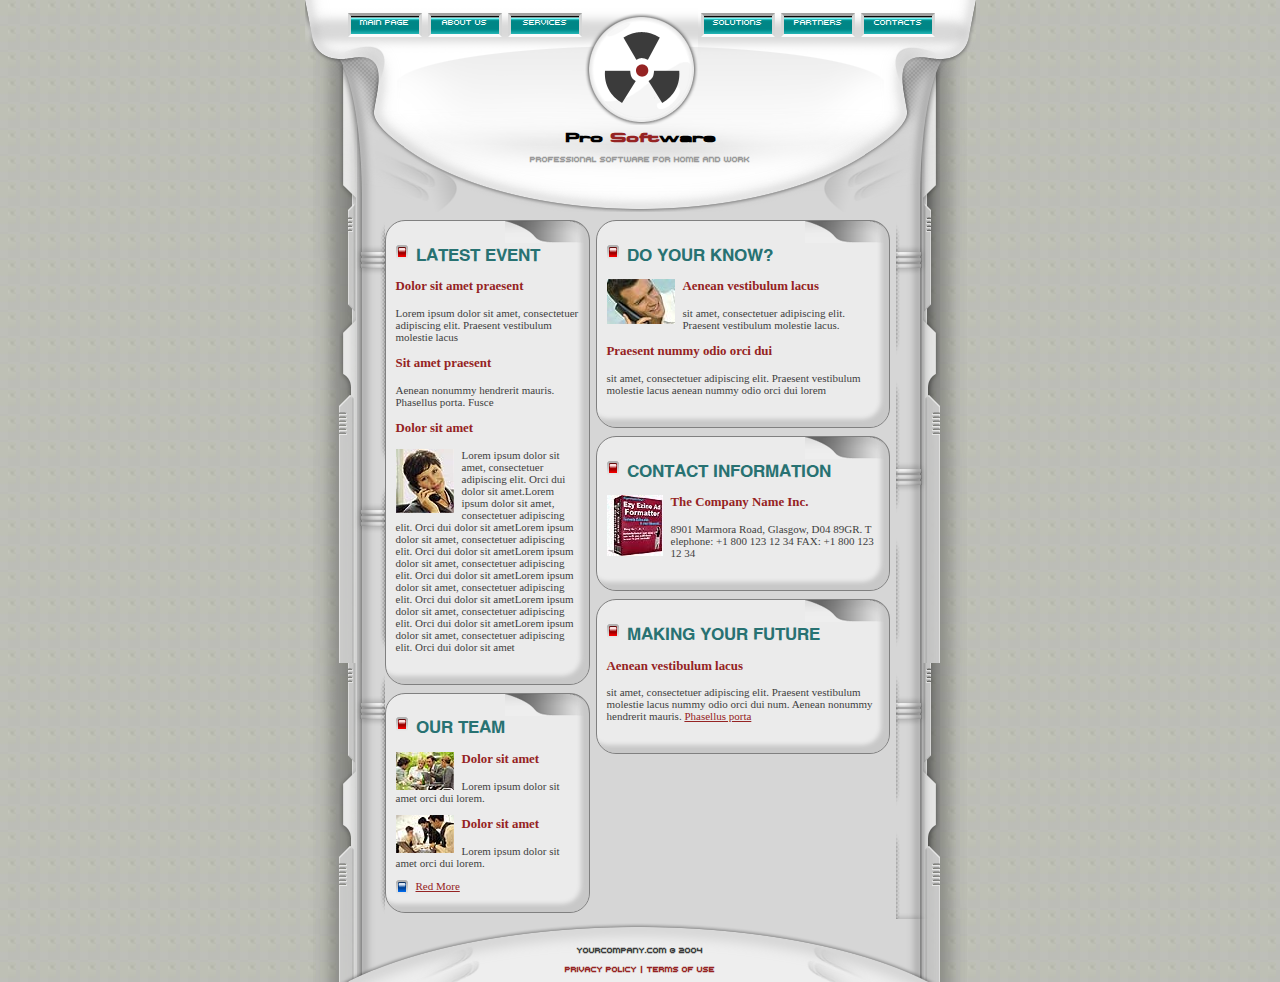
<file: 8-3адаптивный/index.html>
﻿<!DOCTYPE html>
<html lang="en">
<head>
	<meta charset="UTF-8">
	<meta name='viewport' content ="width=device-width, initial-scale=1.0">
	<title>Document</title>
	<link rel="stylesheet" href="css/normalize.css">
	<link rel="stylesheet" href="css/style.css">
	<script src="js/jquery.js"></script>
	<script src="js/equal_column_all.js"></script>
</head>
<body>
	
	<header>
		<menu>
			<li><a href="">Main Page</a></li>
			<li><a href="">About us</a></li>
			<li><a href="">Services</a></li>
		</menu>
		<div class='clear' id='surpr'></div>
		<img src="img/logo.png" alt="">
		<menu>
			<li><a href="">Solutions</a></li>
			<li><a href="">Partners</a></li>
			<li><a href="">Contacts</a></li>
		</menu>
		<div class="clear"></div>
		<h1>Pro <strong>Soft</strong>ware</h1>
		<h2>professional software for home and work</h2>
		
		

	</header>
	<section>
		<div class="column">
		<div>
			<h2><img src="img/phone.png" alt=""> Latest event</h2>
			<h3>Dolor sit amet praesent</h3>
			<p>Lorem ipsum dolor sit amet, consectetuer adipiscing elit. Praesent vestibulum molestie lacus</p>
			<h3>Sit amet praesent</h3>
			<p>Aenean nonummy hendrerit mauris. Phasellus porta. Fusce </p>
			<h3>Dolor sit amet</h3>
			<img src="img/woman.jpg" alt="">
			<p>Lorem ipsum dolor sit amet, consectetuer adipiscing elit. Orci dui dolor sit amet.Lorem ipsum dolor sit amet, consectetuer adipiscing elit. Orci dui dolor sit ametLorem ipsum dolor sit amet, consectetuer adipiscing elit. Orci dui dolor sit ametLorem ipsum dolor sit amet, consectetuer adipiscing elit. Orci dui dolor sit ametLorem ipsum dolor sit amet, consectetuer adipiscing elit. Orci dui dolor sit ametLorem ipsum dolor sit amet, consectetuer adipiscing elit. Orci dui dolor sit ametLorem ipsum dolor sit amet, consectetuer adipiscing elit. Orci dui dolor sit amet</p>
		</div>
		<div>
			<h2><img src="img/phone.png" alt="">Our team</h2>
			<img src="img/people1.jpg" alt="">
			<h3>Dolor sit amet</h3>
			
			<p>Lorem ipsum dolor sit amet orci dui lorem.</p>
			<img src="img/people2.jpg" alt="">
			<h3>Dolor sit amet</h3>
			
			<p>Lorem ipsum dolor sit amet orci dui lorem.</p>
			<img src="img/phone-blue.png" alt=""><a href="">Red More</a>
		</div>
	    </div>
	    <div class="column">
		<div>
			<h2><img src="img/phone.png" alt="">Do your know?</h2>
			<img src="img/man.jpg" alt="">
			<h3>Aenean vestibulum lacus </h3>
			
			<p>sit amet, consectetuer adipiscing elit. Praesent vestibulum molestie lacus.</p>
			<h3>Praesent nummy odio orci dui </h3>
			<p>sit amet, consectetuer adipiscing elit. Praesent vestibulum molestie lacus aenean nummy odio orci dui lorem</p>
		</div>
		<div>
			<h2><img src="img/phone.png" alt="">Contact information</h2>
			<img src="img/book.jpg" alt="">
			<h3>The Company Name Inc.</h3>
			<p>8901 Marmora Road,
                Glasgow, D04 89GR.

             T  elephone:  +1 800 123 12 34
             FAX:        +1 800 123 12 34</p>
		</div>
		<div>
			<h2><img src="img/phone.png" alt="">Making your future</h2>
			<h3>Aenean vestibulum lacus</h3>
			<p>sit amet, consectetuer adipiscing elit. Praesent vestibulum molestie lacus nummy odio orci dui num.
                    Aenean nonummy hendrerit mauris.
			      <a href="">Phasellus porta</a>
		    </p>
		</div>

	</div>
	<div class="clear"></div>
	</section>

	<footer>
		<h2>YourCompany.Com © 2004</h2>
		<h3>Privacy Policy | Terms Of Use</h3>
	</footer>
	
</body>
</html>
</file>
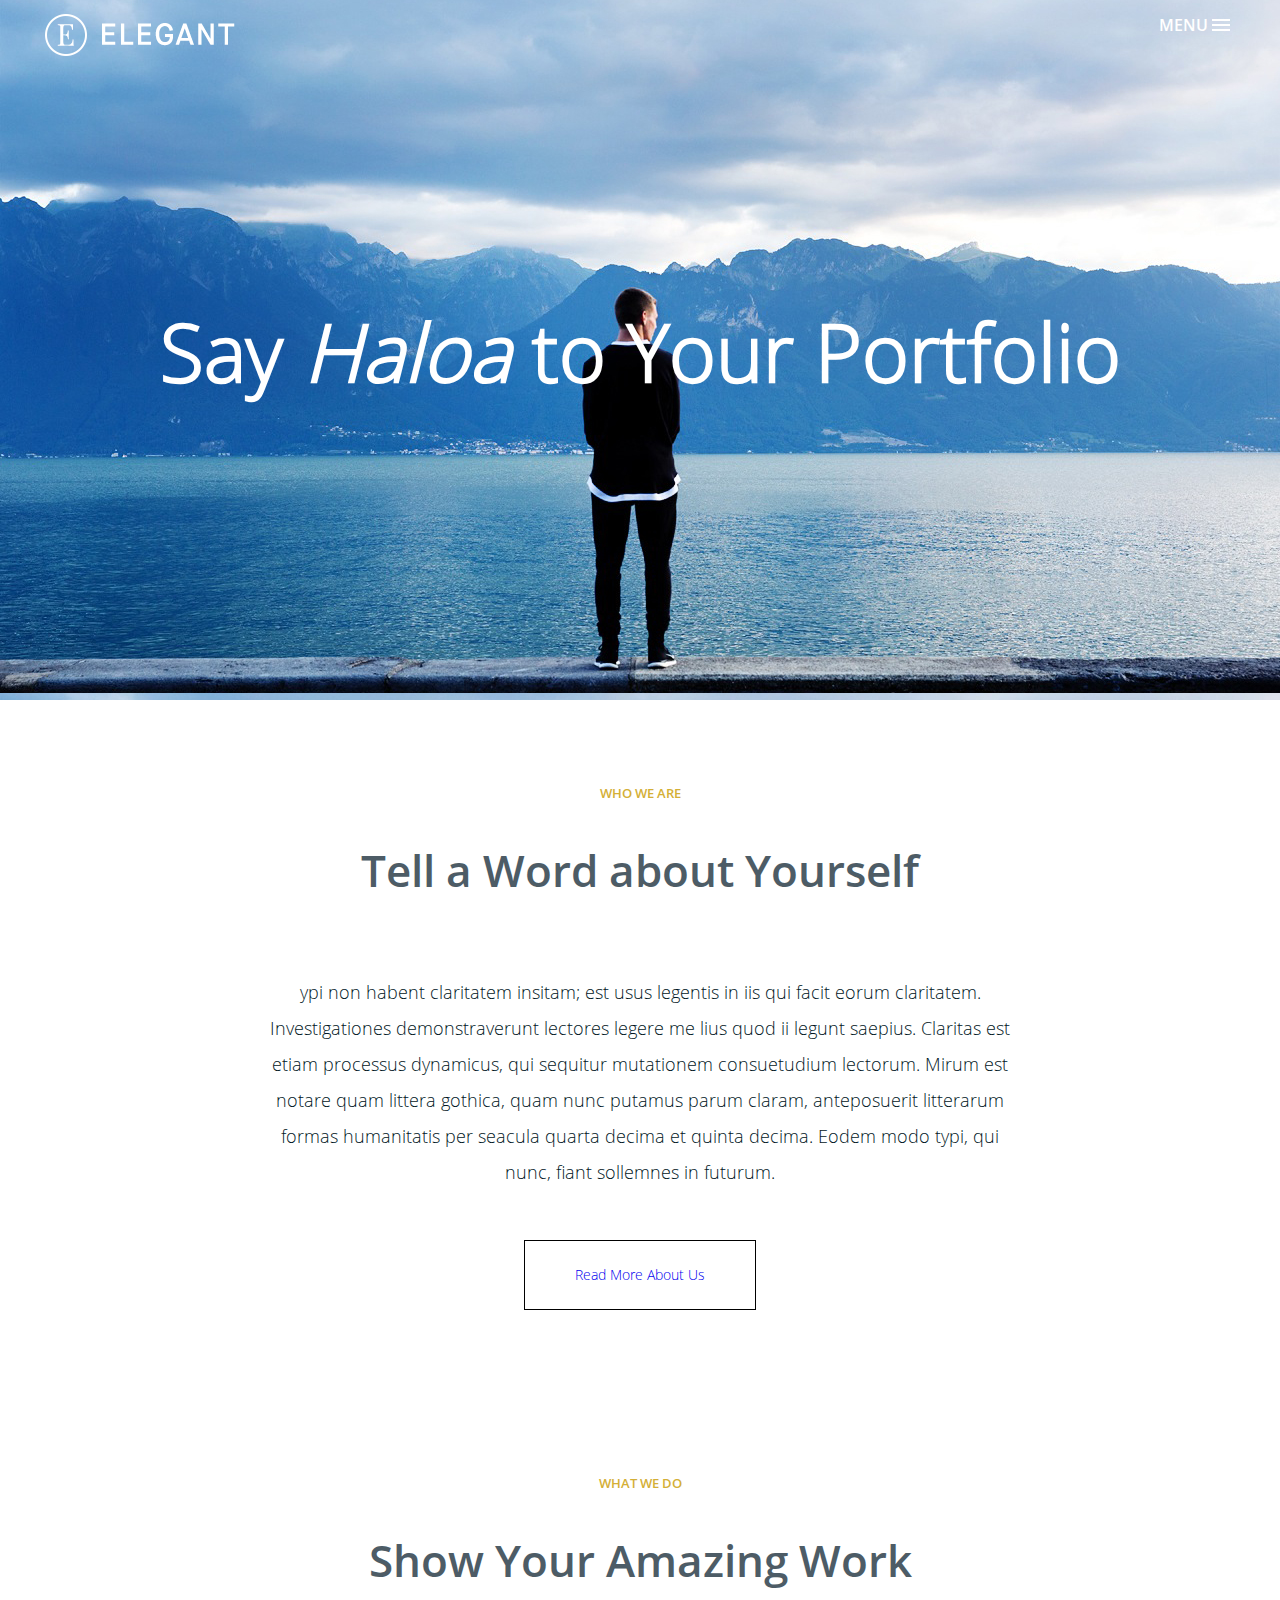
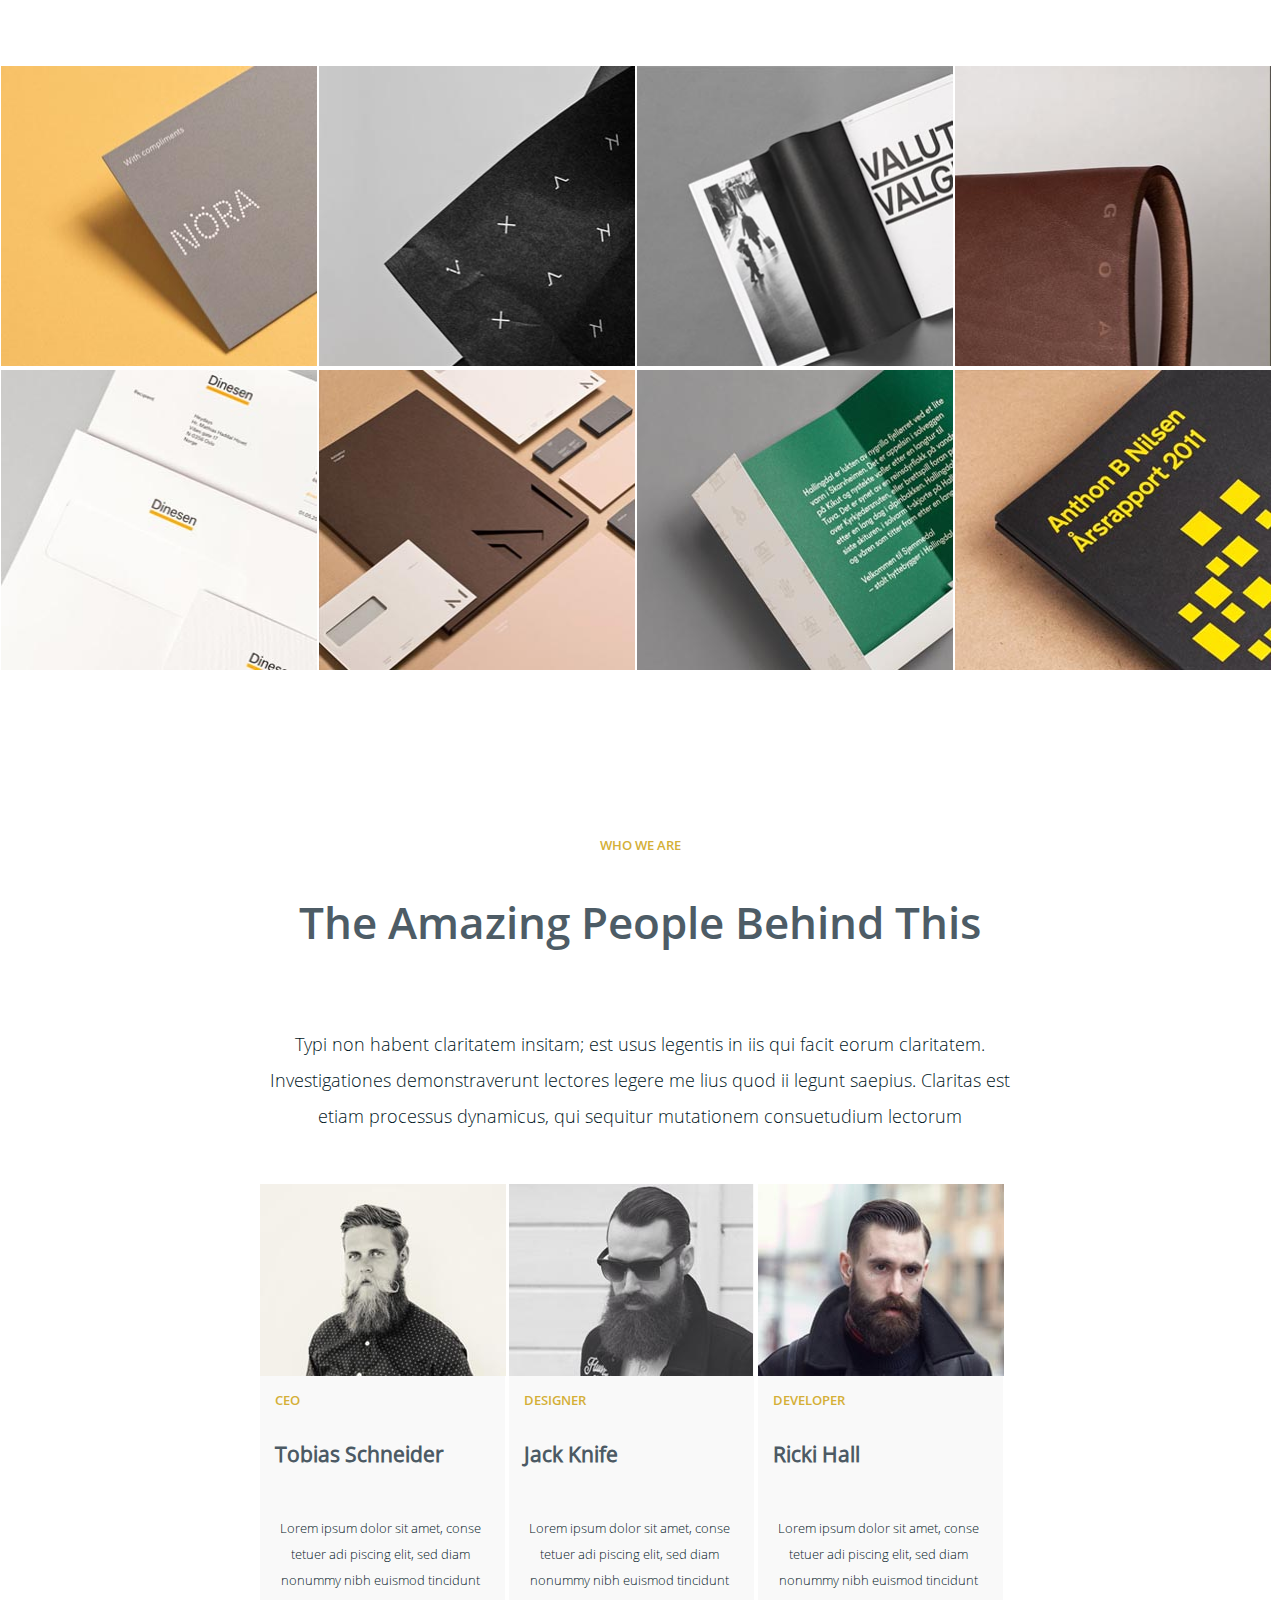
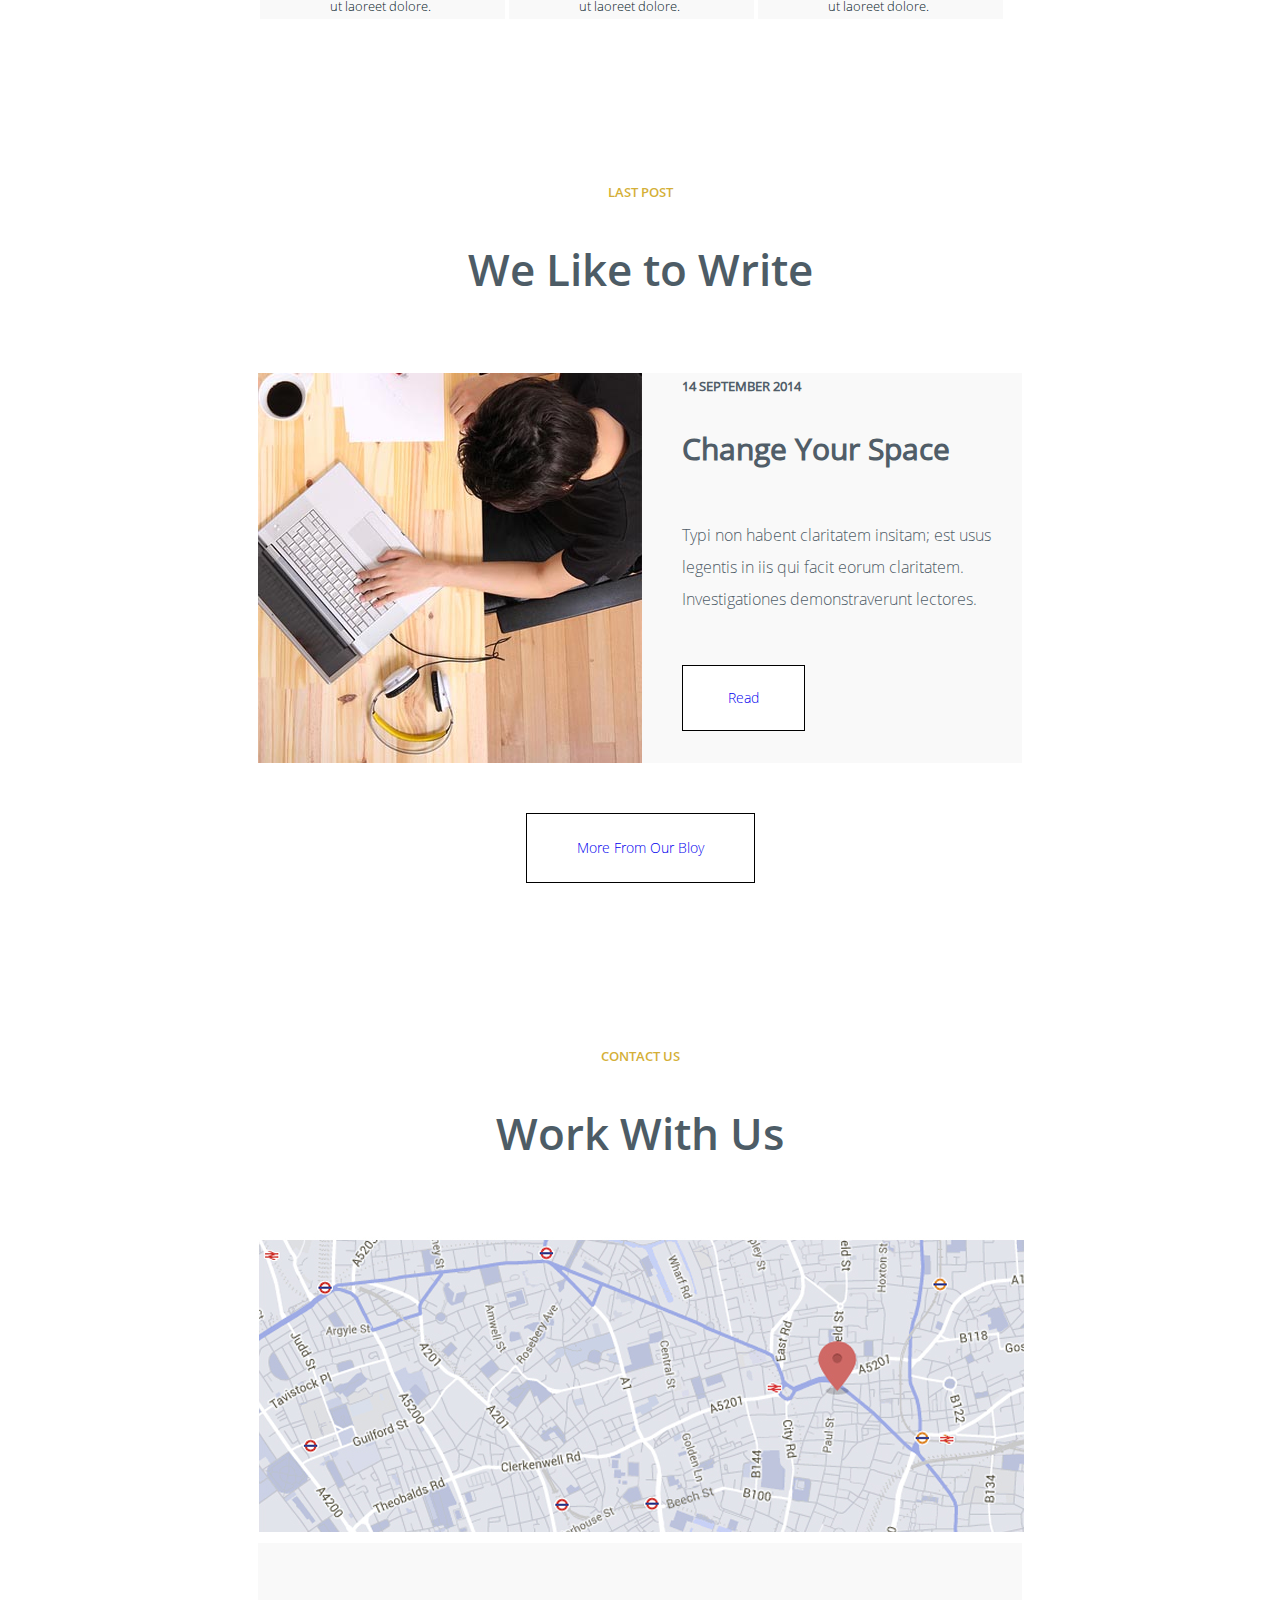
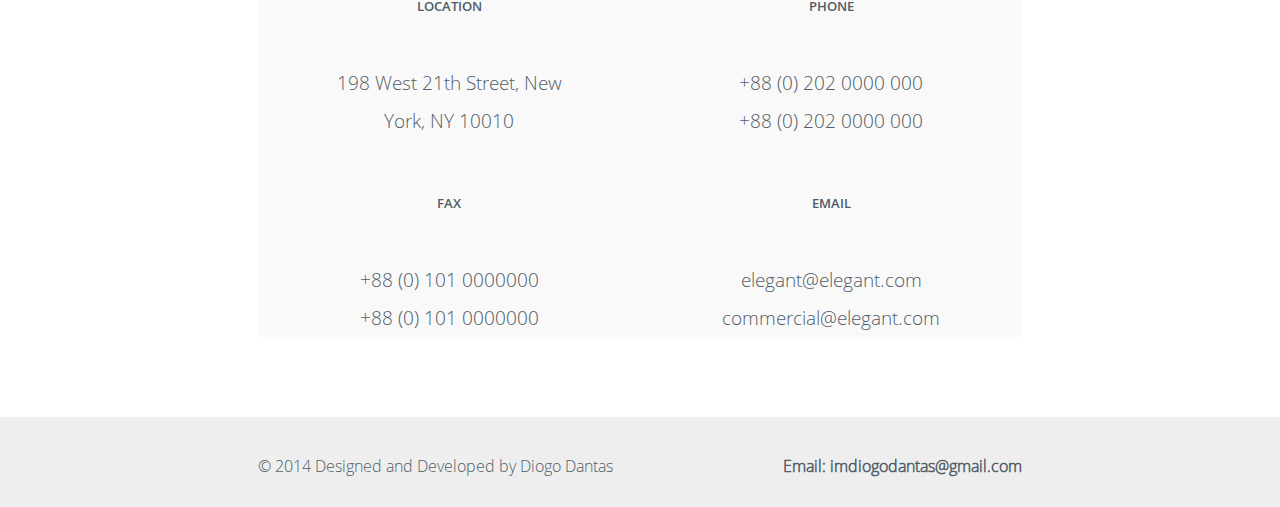
<file: elegans/index.html>
﻿<!DOCTYPE html>
<html lang="en">
<head>
	<meta charset="UTF-8">
	<title>Document</title>
	<link rel="stylesheet" href="css/normalize.css">
	<link rel="stylesheet" href="css/style.css">
</head>
<body>
	<div id="wrapper">
		<header>
			<img src="img/logo.png" alt="" class='logo-left'>
			<nav>Menu <a href=""><img src="img/menu.png" alt=""></a></nav>
			<div class="clear"></div>
			<h1>Say <i>Haloa</i> to Your Portfolio</h1>
		</header>
		<section>
			<h3 class="subtitle">Who we are</h3>
			<h2>Tell a Word about Yourself</h2>
			<p>ypi non habent claritatem insitam; est usus legentis in iis qui facit eorum claritatem. Investigationes demonstraverunt lectores legere me lius quod ii legunt saepius. Claritas est etiam processus dynamicus, qui sequitur mutationem consuetudium lectorum. Mirum est notare quam littera gothica, quam nunc putamus parum claram, anteposuerit litterarum formas humanitatis per seacula quarta decima et quinta decima. Eodem modo typi, qui nunc, fiant sollemnes in futurum.</p>
			<a href=""><button>Read More About Us</button></a>

		</section>
		<section id="second-section">
			<h3 class="subtitle">What we do</h3>
			<h2>Show Your Amazing Work</h2>
			<img src="img/wares1.jpg" alt="" class="wares">
			<img src="img/wares2.jpg" alt="" class="wares">
			<img src="img/wares3.jpg" alt="" class="wares">
			<img src="img/wares4.jpg" alt="" class="wares">
			<div class="clear"></div>
			<img src="img/wares5.jpg" alt="" class="wares">
			<img src="img/wares6.jpg" alt="" class="wares">
			<img src="img/wares7.jpg" alt="" class="wares">
			<img src="img/wares8.jpg" alt="" class="wares">
			<div class="clear"></div>
		</section>
		<section>
			<h3 class="subtitle">Who we are</h3>
			<h2>The Amazing People Behind This</h2>
			<p>Typi non habent claritatem insitam; est usus legentis in iis qui facit eorum claritatem. Investigationes demonstraverunt lectores legere me lius quod ii legunt saepius. Claritas est etiam processus dynamicus, qui sequitur mutationem consuetudium lectorum</p>
			<div class="people">
				<img src="img/people1.jpg" alt="">
				<h3 class="subtitle">CEO</h3>
				<h2>Tobias Schneider</h2>
				<p>Lorem ipsum dolor sit amet, conse tetuer adi piscing elit, sed diam nonummy nibh euismod tincidunt ut laoreet dolore.</p>
			</div>
			<div class="people">
				<img src="img/people2.jpg" alt="">
				<h3 class="subtitle">Designer</h3>
				<h2>Jack Knife</h2>
				<p>Lorem ipsum dolor sit amet, conse tetuer adi piscing elit, sed diam nonummy nibh euismod tincidunt ut laoreet dolore.</p>
			</div>
			<div class="people">
				<img src="img/people3.jpg" alt="">
				<h3 class="subtitle">Developer</h3>
				<h2>Ricki Hall</h2>
				<p>Lorem ipsum dolor sit amet, conse tetuer adi piscing elit, sed diam nonummy nibh euismod tincidunt ut laoreet dolore.</p>
			</div>
			<div class="clear"></div>
		</section>
		<section><h3 class="subtitle">Last Post</h3>
			<h2>We Like to Write</h2>
			<div class="post"><img src="img/reader.jpg" alt="">
				<h3>14 september 2014</h3>
				<h2>Change Your Space</h2>
				<p>Typi non habent claritatem insitam; est usus legentis in iis qui facit eorum claritatem. Investigationes demonstraverunt lectores.</p>
				<a href=""><button>Read</button></a>

			</div>
			<a href=""><button>More From Our Bloy</button></a>
		</section>
		<section>
			<h3 class="subtitle">Contact Us</h3>
			<h2>Work With Us</h2>
			<img src="img/map.jpg" alt="">
			<div class='contact'>
				<h2>location</h2>
				<p>198 West 21th Street, New<br>
                     York, NY 10010</p>
			</div>
			<div class='contact'>
				<h2>Phone</h2>
				<p>+88 (0) 202 0000 000<br>
                +88 (0) 202 0000 000</p>
			</div>
			<div class="clear"></div>
			<div class='contact'>
				<h2>fax</h2>
				<p>+88 (0) 101 0000000<br>
                    +88 (0) 101 0000000</p>
			</div>
			<div class='contact'>
				<h2>email</h2>
				<p>elegant@elegant.com<br>
                commercial@elegant.com</p>
			</div>
			<div class="clear"></div>
		</section>
		<footer> 
			<div id="copyright">© 2014 Designed and Developed by Diogo Dantas</div>
			<div id="email">Email: imdiogodantas@gmail.com</div>


		</footer>

		





	</div>
</body>
</html>
</file>
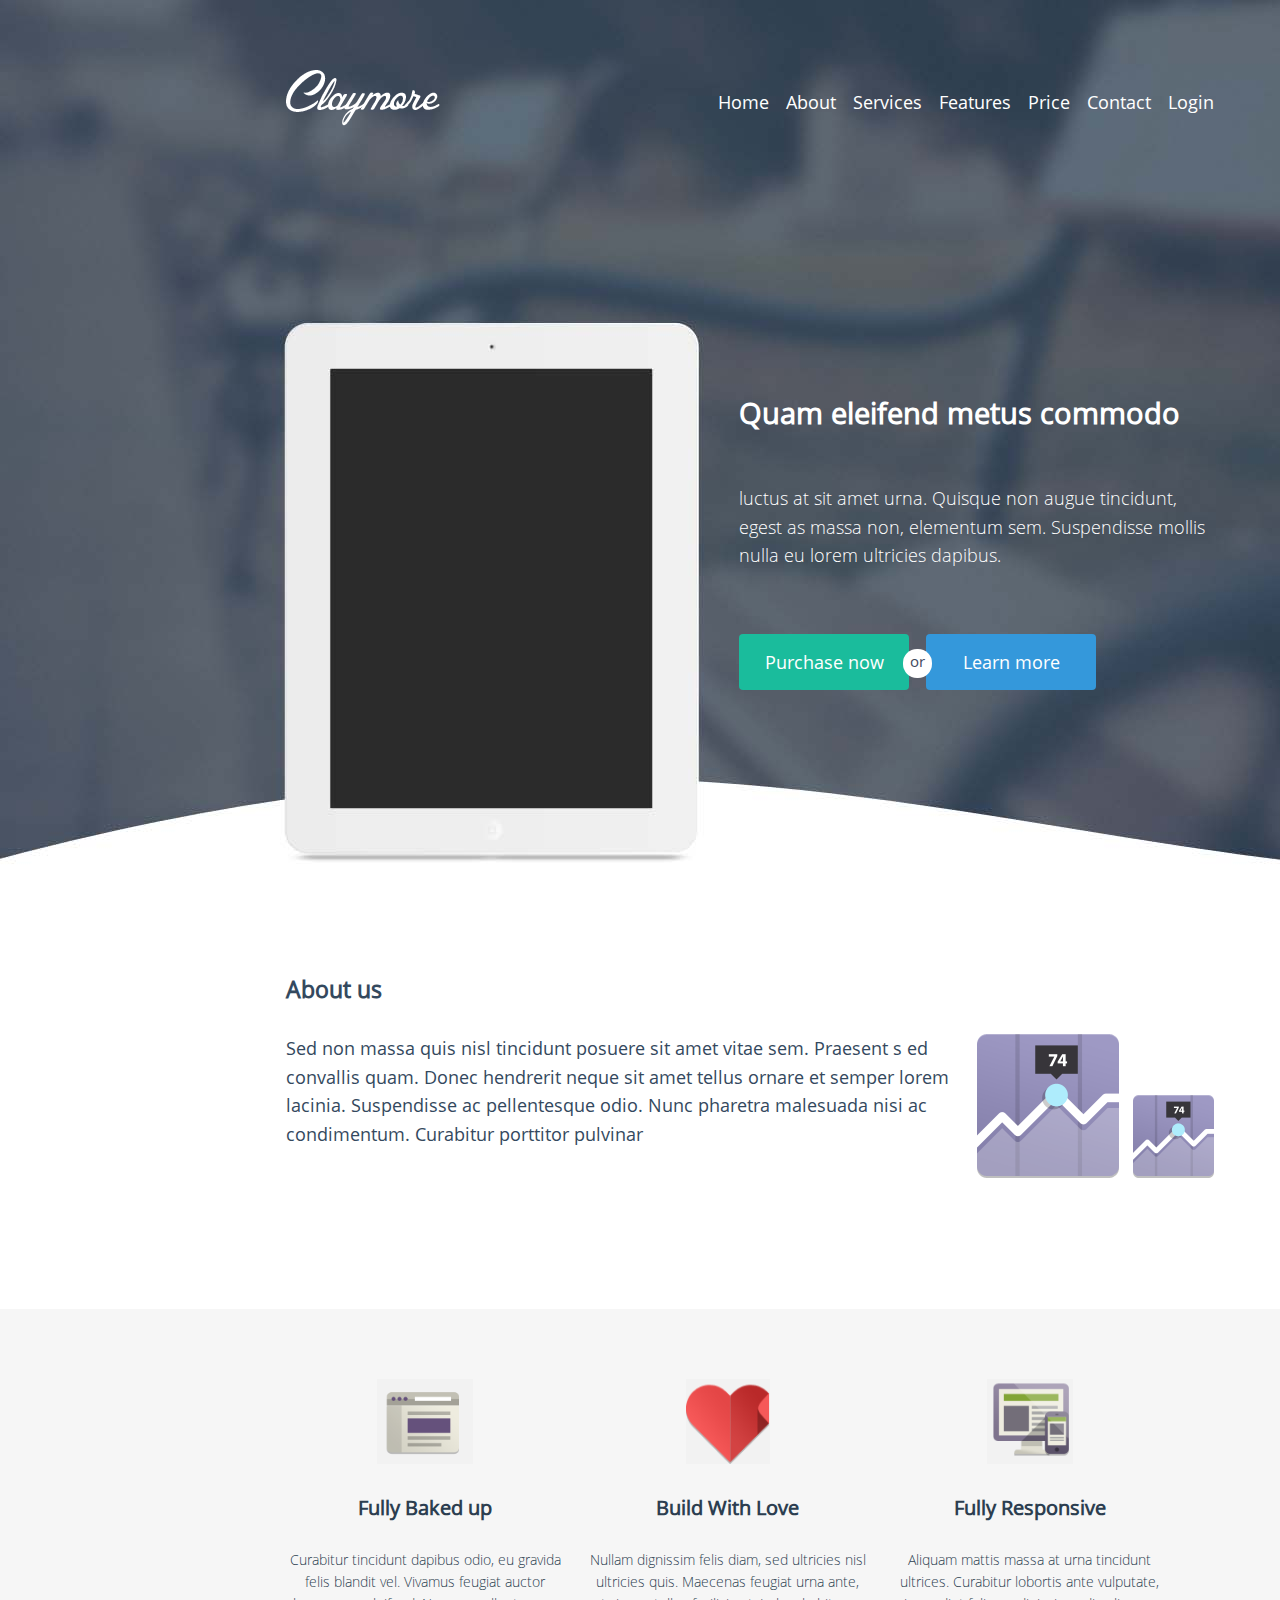
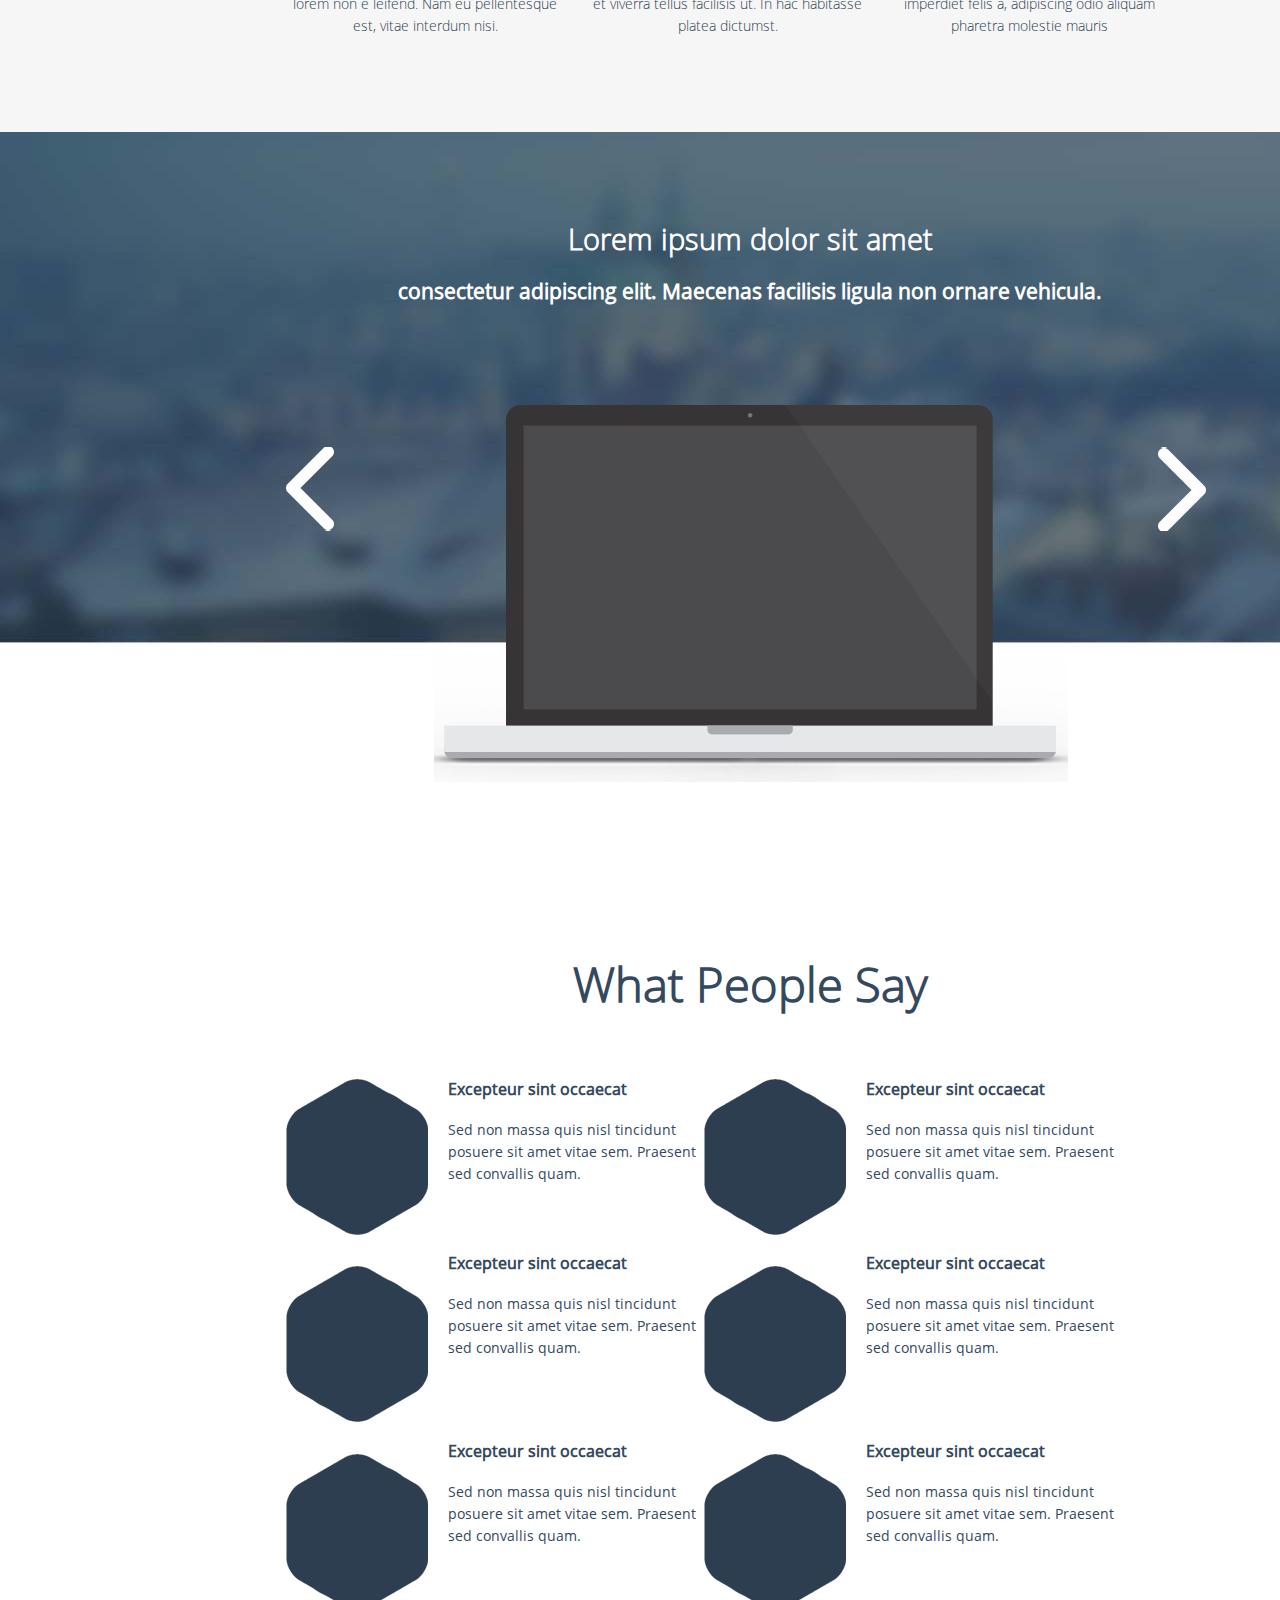
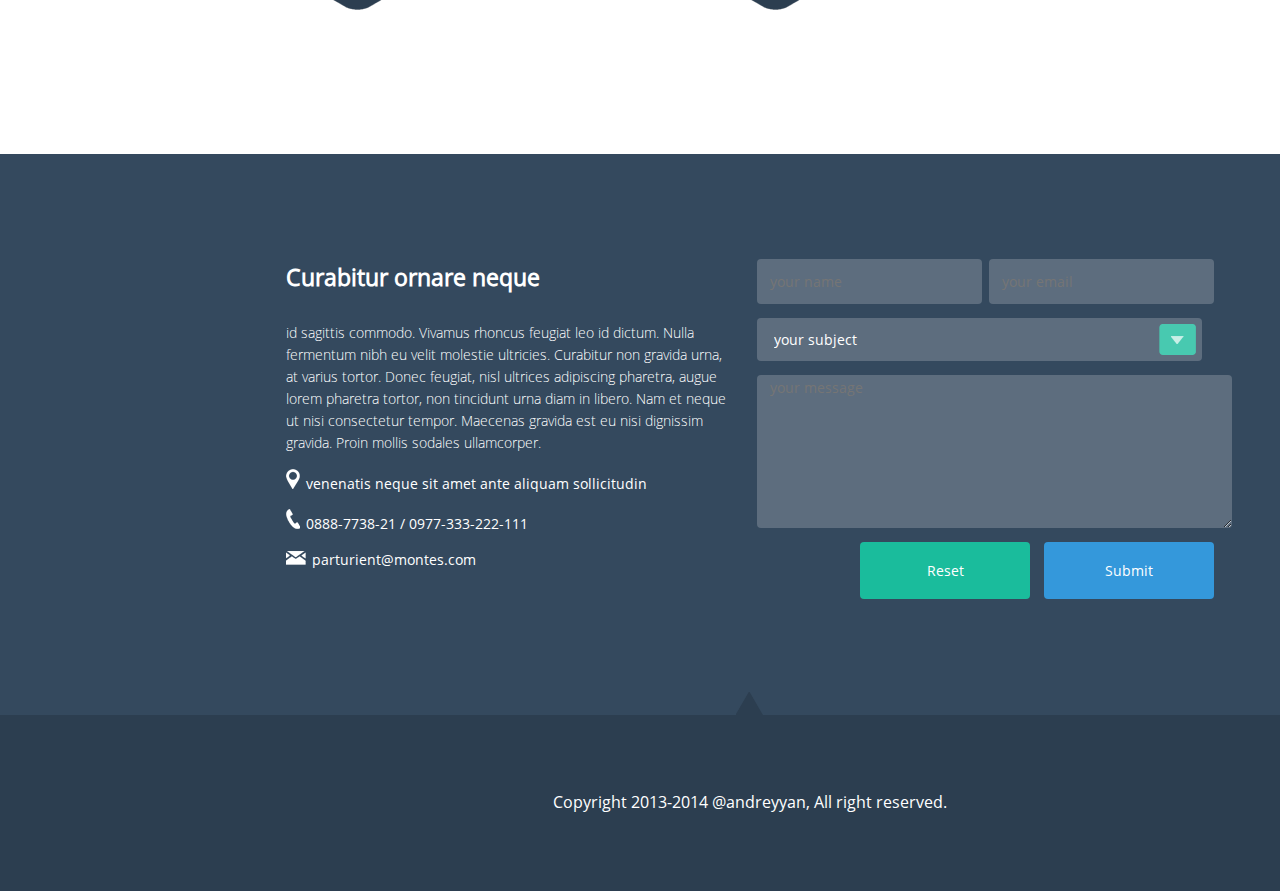
<file: lp/index.html>
<!DOCTYPE html>
<html lang="en">
<head>
	<meta charset="UTF-8">
	<title>Document</title>
	<link rel="stylesheet" href="css/normalize.css">
	<link rel="stylesheet" href="css/style.css">
	
<body>
	<div class="wrapper">
		<header>
			<img src="img/logo.png" alt="" class="logo">
			<menu>
				<li><a href="">Home</a></li>
				<li><a href="">About</a></li>
				<li><a href="">Services</a></li>
				<li><a href="">Features</a></li>
				<li><a href="">Price</a></li>
				<li><a href="">Contact</a></li>
				<li><a href="">Login</a></li>
			</menu>
			<!--<div id="outer_screen">
				<div id="inner_screen"></div>
			</div>-->
			<div class="h_float">
				<h2>Quam eleifend metus commodo</h2>
						<p>luctus at sit amet urna. Quisque non augue tincidunt, egest
			               as massa non, elementum sem. Suspendisse mollis nulla 
			               eu lorem ultricies dapibus. </p>
						<div class='bt_container'><a href=""><button class='bt_green'>Purchase now</button></a>
												<div class="between">or</div>
												<a href=""><button class="bt_blue">Learn more</button></a>
						</div>
			</div>
			<div class="clear"></div>
		</header>
		<section id="sec1">
			<h2>About us</h2>
			<img src="img/74small.png" alt="">
			<img src="img/74.png" alt="">
            
			<p>Sed non massa quis nisl tincidunt posuere sit amet vitae sem. Praesent 
s              ed convallis quam. Donec hendrerit neque sit amet tellus ornare et 
               semper lorem lacinia. Suspendisse ac pellentesque odio. Nunc pharetra 
                     malesuada nisi ac condimentum. Curabitur porttitor pulvinar</p>
             
		</section>
		<section id="sec2">
			<div><img src="img/backed.png" alt="">
				<h2>Fully Baked up </h2>
				Curabitur tincidunt dapibus odio, eu gravida felis 
                blandit vel. Vivamus feugiat auctor lorem non 
                e leifend. Nam eu pellentesque est, vitae 
                interdum nisi.
			</div>
			<div>
				<img src="img/heart.png" alt="">
				<h2>Build With Love</h2>
				Nullam dignissim felis diam, sed ultricies nisl 
                ultricies quis. Maecenas feugiat urna ante, et 
                  viverra tellus facilisis ut. In hac habitasse platea 
                dictumst.
			</div>
			<div>
				<img src="img/resp.png" alt="">
				<h2>Fully Responsive</h2>
				Aliquam mattis massa at urna tincidunt ultrices. 
				Curabitur lobortis ante vulputate, imperdiet felis 
				a, adipiscing odio aliquam pharetra molestie 
				mauris

			</div>
			
		</section >
		
		<section id="sec3">

			<h2>Lorem ipsum dolor sit amet</h2>
			<h3>consectetur adipiscing elit. Maecenas facilisis ligula non ornare vehicula.</h3>
			<a href=""><img src="img/arrow-left.png" alt=""></a>
			<img src="img/macb.png" alt="">
			<a href=""><img src="img/arrow-right.png" alt=""></a>
		</section>
		<section id="sec4">
			<h2>What People Say</h2>
			<div>
				
					<img src="img/Blin.png" alt="">
					<h3>Excepteur sint occaecat</h3>
					<p>Sed non massa quis nisl tincidunt posuere sit 
										amet vitae sem. Praesent sed convallis quam.</p>
					<img src="img/Blin.png" alt="">
					<h3>Excepteur sint occaecat</h3>
					<p>Sed non massa quis nisl tincidunt posuere sit 
											amet vitae sem. Praesent sed convallis quam.</p>
					<img src="img/Blin.png" alt="">
					<h3>Excepteur sint occaecat</h3>
					<p>Sed non massa quis nisl tincidunt posuere sit 
										amet vitae sem. Praesent sed convallis quam.</p>
				
			</div>
			<div>
				
					<img src="img/Blin.png" alt="">
					<h3>Excepteur sint occaecat</h3>
					<p>Sed non massa quis nisl tincidunt posuere sit 
										amet vitae sem. Praesent sed convallis quam.</p>
					<img src="img/Blin.png" alt="">
					<h3>Excepteur sint occaecat</h3>
					<p>Sed non massa quis nisl tincidunt posuere sit 
										amet vitae sem. Praesent sed convallis quam.</p>
					<img src="img/Blin.png" alt="">
					<h3>Excepteur sint occaecat</h3>
					<p>Sed non massa quis nisl tincidunt posuere sit 
										amet vitae sem. Praesent sed convallis quam.</p>
				
			</div>
		</section>
		<section id="sec5">
			<div>
			<h2>Curabitur ornare neque</h2>

			<p>id sagittis commodo. Vivamus rhoncus feugiat leo id dictum. Nulla 
						fermentum nibh eu velit molestie ultricies. Curabitur non gravida urna, 
						at varius tortor. Donec feugiat, nisl ultrices adipiscing pharetra, augue 
						lorem pharetra tortor, non tincidunt urna diam in libero. Nam et neque 
						ut nisi consectetur tempor. Maecenas gravida est eu nisi dignissim 
						gravida. Proin mollis sodales ullamcorper.</p>
			<p><img src="img/icon1.png" alt="" class="icon">venenatis neque sit amet ante aliquam sollicitudin</p>
			<p><img src="img/phone.png" alt="" class="icon">0888-7738-21   /   0977-333-222-111</p>
			<p><img src="img/email.png" alt="" class="icon">parturient@montes.com</p>
		    </div>
			<div>
				<form action="">
					        <input type="email" placeholder="your email" id="mail">
							<input type="text"  placeholder="your name" id="sendername">
							
							<div id="select"><select >
															<option value="">your subject</option>
															<option value="">your subject</option>
														</select>
							</div>
							<textarea placeholder="your message"></textarea>
							<input type="submit"  value="Submit" >
							<input type="reset" value="Reset" >
							
				</form></div>

		</section>
		<footer>
			Copyright 2013-2014 @andreyyan, All right reserved.
		</footer>
	</div>
	
</body>
</html>
</file>
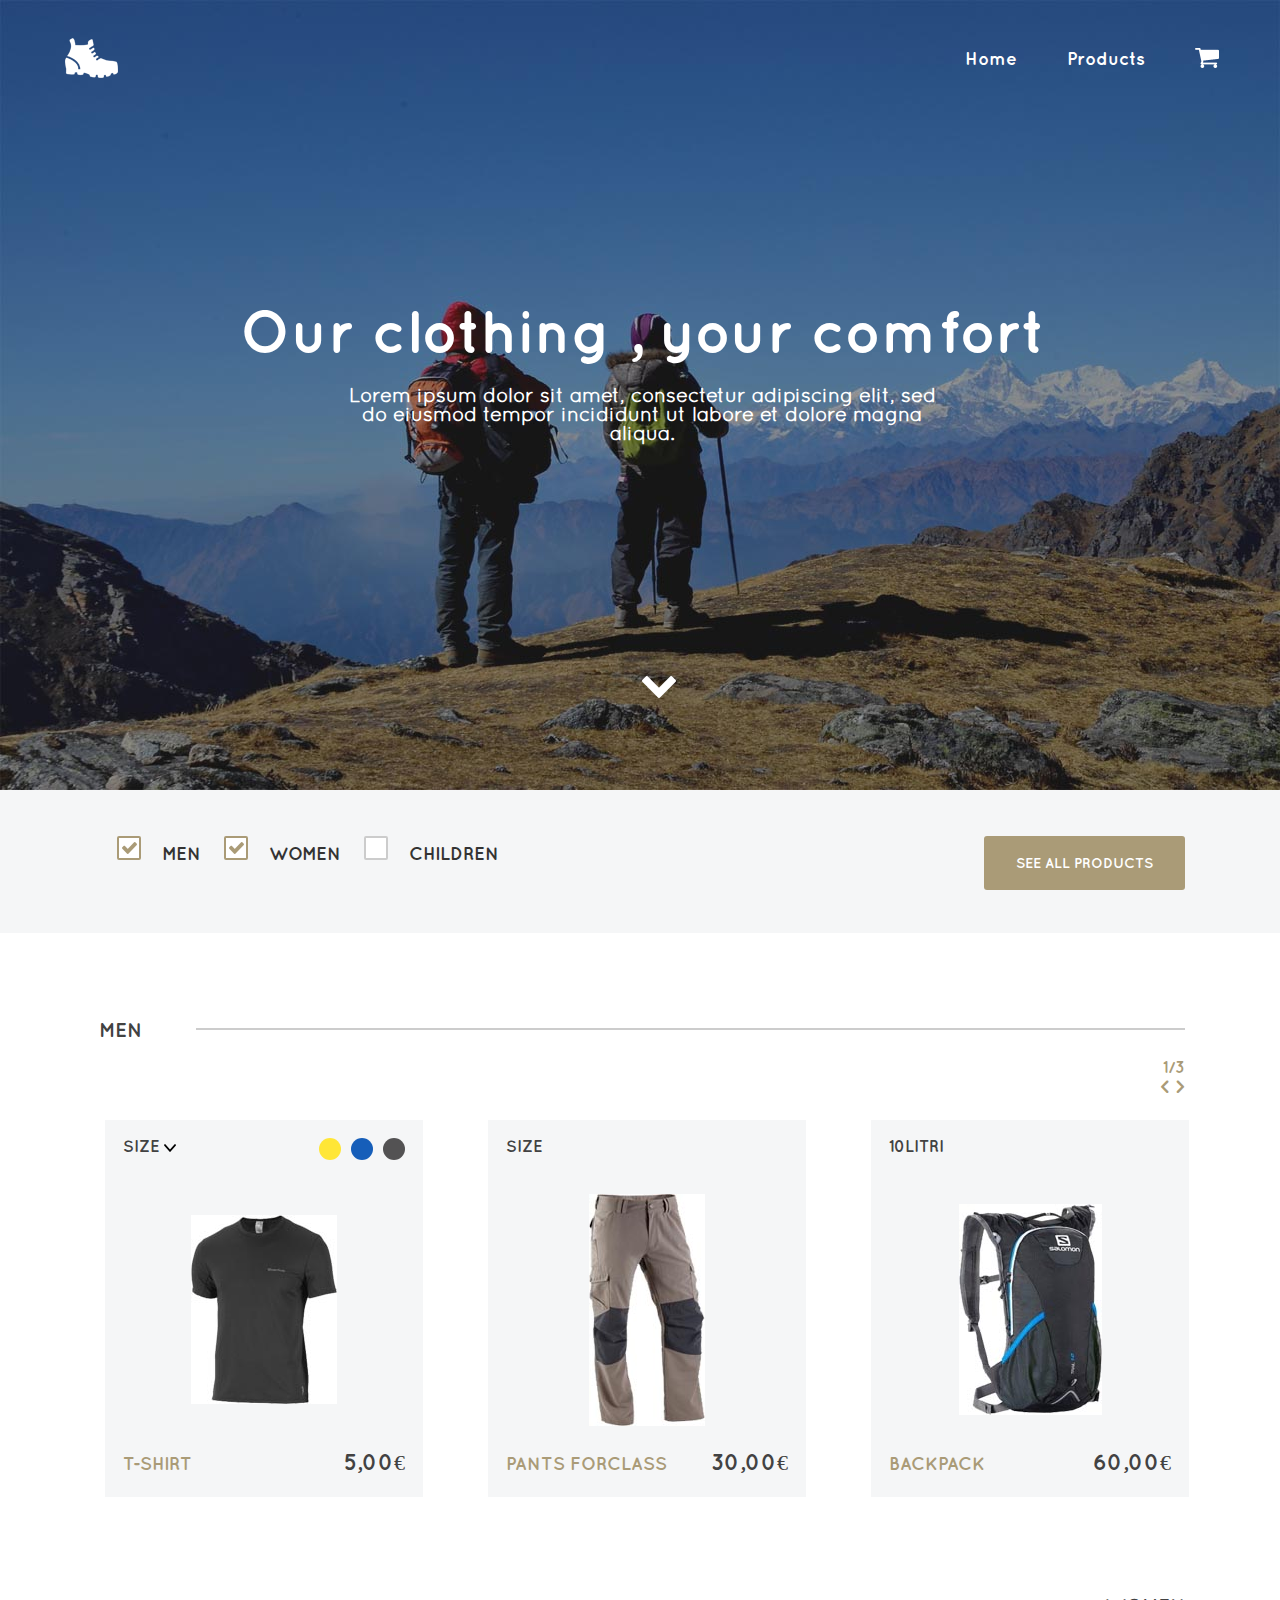
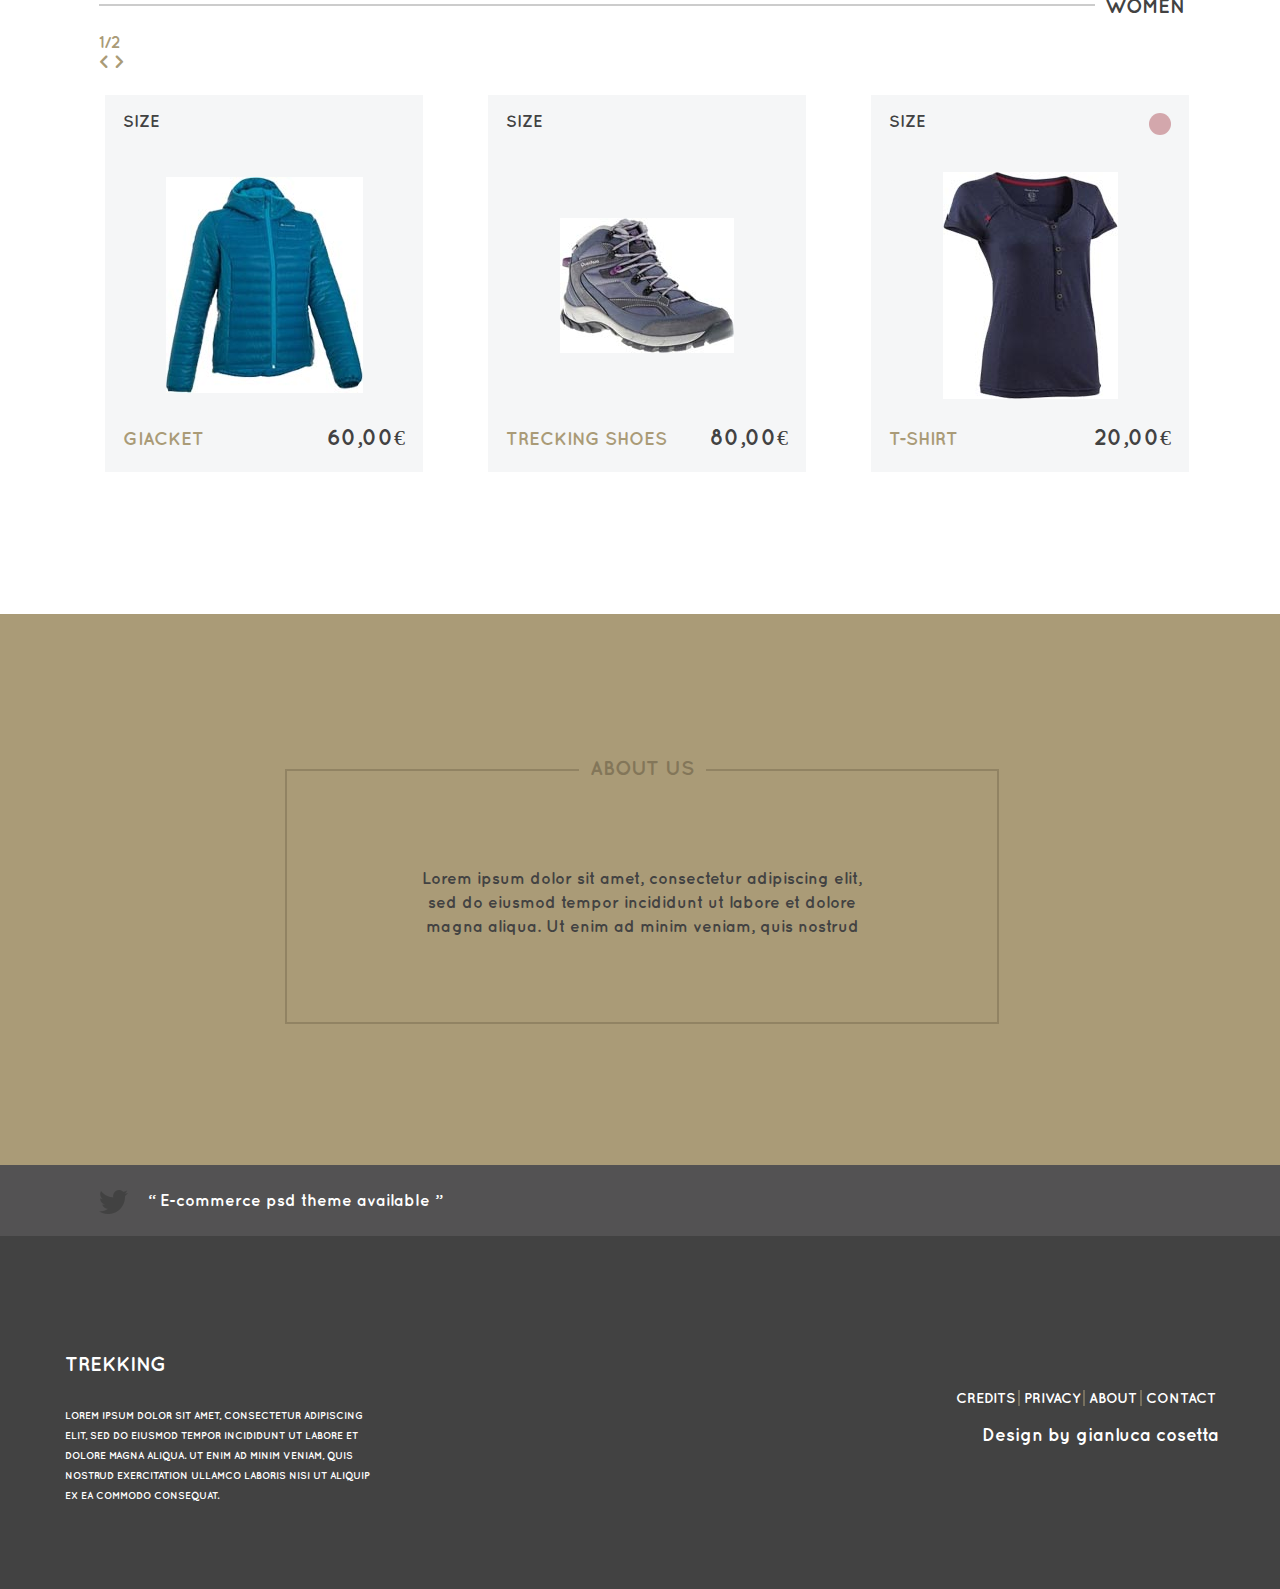
<file: next one/index.html>
﻿<!DOCTYPE html>
<html lang="en">
<head>
	<meta charset="UTF-8">
	<link rel="stylesheet" href="css/normalize.css">
	<link rel="stylesheet" href="css/style.css">
	<script src="js/jquery.js"></script>
	<script src="js/slide.js"></script>
	<title>Document</title>
</head>
<body>
	<div class="wrapper">
		<header>
			<img src="img/shoe.png" alt="" class='shoe'>
				<menu>
					<li><a href="">Home</a></li>
					<li><a href="">Products</a></li>
					<li><a href=""><img src="img/trolley.png" alt=""></a></li>
				</menu>
				<h1>Our clothing , your comfort</h1>
				<h3>
					Lorem ipsum dolor sit amet, consectetur adipiscing elit, sed do eiusmod tempor incididunt ut labore et dolore
		 			magna aliqua.
				</h3>
				<a href="" class='arrow'><img src="img/arrow-down.png" alt="" class='arrow'></a>
		</header>
		<section class='choose'>
			<input type="checkbox"  class='invisible_checkbox' id='check1' checked>
			<label for="check1">
				<div class='pseudocheckbox'></div>
			</label>
			<span>Men</span>
			<input type="checkbox"  class='invisible_checkbox' id='check2' checked>
			<label for="check2">
				<div class='pseudocheckbox'></div>
			</label>
			<span>Women</span>
			<input type="checkbox"  class='invisible_checkbox' id='check3'>
			<label for="check3">
				<div class='pseudocheckbox'></div>
			</label>
			<span>children</span>
			<button class="see_all">See All products</button>
		</section>
		<section class='wares'>
			<div class="wares_line" id='w1'>
				<h2><span class='heading'>Men</span></h2>
				<div class="indication"><span class="stage">1</span>/<span class="count"></span></div>
				<div class="control prev">&lt;</div>
				<div class="control">&gt;</div>
				<div class="frame">
					<div class="wares_lent">
						<div class="wares_item">
							<div class='size'>size <span class='arrow_small'><img src="img/arrow-small.png" alt=""></span></div>
							<div class='baloons clearfix'>
								<div class="baloon yellow"></div>
								<div class="baloon blue"></div>
								<div class="baloon gray"></div>
							</div>
							<a href="" class="image_link"><img src="img/wares-1.jpg" alt=""></a>
							<h2><a href="">T-Shirt</a></h2>
							<div class='price'>5,00€</div>
						</div>
						<div class="wares_item">
							<div class='size'>size</div>
							<div class='baloons clearfix'>
								
							</div>
							<a href=""><img src="img/wares-2.jpg" alt=""></a>
							<h2><a href="">Pants forclass</a></h2>
							<div class='price'>30,00€</div>
						</div>
						<div class="wares_item">
							<div class='size'>10litri</div>
							<div class='baloons clearfix'>
								
							</div>
							<a href="" ><img src="img/wares-3.jpg" alt=""></a>
							<h2><a href="">backpack</a></h2>
							<div class='price'>60,00€</div>
						</div>
						<div class="wares_item">
							<div class='size'>size</div>
							<div class='baloons clearfix'>
								<div class="baloon yellow"></div>
								<div class="baloon blue"></div>
								<div class="baloon gray"></div>
							</div>
							<a href=""><img src="img/wares-1.jpg" alt=""></a>
							<h2><a href="">T-Shirt</a></h2>
							<div class='price'>5,00€</div>
						</div>
						<div class="wares_item">
							<div class='size'>size</div>
							<div class='baloons clearfix'>
								
							</div>
							<a href=""><img src="img/wares-2.jpg" alt=""></a>
							<h2><a href="">Pants forclass</a></h2>
							<div class='price'>30,00€</div>
						</div>
						<div class="wares_item">
							<div class='size'>10litri</div>
							<div class='baloons clearfix'>
								
							</div>
							<a href=""><img src="img/wares-3.jpg" alt=""></a>
							<h2><a href="">backpack</a></h2>
							<div class='price'>60,00€</div>
						</div>
						<div class="wares_item">
							<div class='size'>10litri</div>
							<div class='baloons clearfix'>
								
							</div>
							<a href=""><img src="img/wares-3.jpg" alt=""></a>
							<h2><a href="">backpack</a></h2>
							<div class='price'>60,00€</div>
						</div>
						<div class="wares_item">
							<div class='size'>10litri</div>
							<div class='baloons clearfix'>
								
							</div>
							<a href=""><img src="img/wares-3.jpg" alt=""></a>
							<h2><a href="">backpack</a></h2>
							<div class='price'>60,00€</div>
						</div>
					</div>
				</div>
			</div>
			<div class="wares_line" id='w2'>
				<h2><span>women</span></h2>
				<div class="indication"><span class="stage">1</span>/<span class="count"></span></div>
				<div class="control prev">&lt;</div>
				<div class="control">&gt;</div>
				<div ></div>
				<div class="frame">
					<div class="wares_lent">
						<div class="wares_item">
							<div class='size'>size</div>
							<div class='baloons clearfix'>
								
							</div>
							<a href=""><img src="img/wares-4.jpg" alt=""></a>
							<h2><a href="">giacket</a></h2>
							<div class='price'>60,00€</div>
						</div>
						<div class="wares_item">
							<div class='size'>size</div>
							<div class='baloons clearfix'>
								
							</div>
							<a href=""><img src="img/wares-5.jpg" alt=""></a>
							<h2><a href="">trecking shoes</a></h2>
							<div class='price'>80,00€</div>
						</div>
						<div class="wares_item">
							<div class='size'>size</div>
							<div class='baloons clearfix'>
								<div class="baloon pink"></div>
							</div>
							<a href=""><img src="img/wares-6.jpg" alt=""></a>
							<h2><a href="">t-shirt</a></h2>
							<div class='price'>20,00€</div>
						</div>
						<div class="wares_item">
							<div class='size'>10litri</div>
							<div class='baloons clearfix'>
								
							</div>
							<a href=""><img src="img/wares-3.jpg" alt=""></a>
							<h2><a href="">backpack</a></h2>
							<div class='price'>60,00€</div>
						</div>
					</div>
				</div>
				
			</div>
		</section>
		<section class='about_us'>
			<div>
				<h2>about us</h2>
				Lorem ipsum dolor sit amet, consectetur adipiscing elit, sed do eiusmod tempor incididunt ut labore et dolore magna aliqua. Ut enim ad minim veniam, quis nostrud
			</div>
		</section>
		<section class='ecommerce'><img src="img/bird.png" alt="">“ E-commerce psd theme available ” </section>
		<footer>
			<div>
				<h2>Trekking</h2>
				Lorem ipsum dolor sit amet, consectetur adipiscing elit, sed do eiusmod tempor incididunt ut labore et dolore magna aliqua. Ut enim ad minim veniam, quis nostrud exercitation ullamco laboris nisi ut aliquip ex ea commodo consequat.
			</div>
			<div>
				<menu class='footer_menu'>
					<li><a href="">credits</a></li>
					<li><a href="">Privacy</a></li>
					<li><a href="">about</a></li>
					<li><a href="">contact</a></li>
				</menu>
				<p>Design by gianluca cosetta</p>
			</div>
		</footer>

	</div>
	
</body>
</html>
</file>
<file: 8-3адаптивный/css/style.css>
﻿


@font-face{
	font-family: Helios Bold;
	src: url("../fonts/helios-bold.ttf");
	font-style: normal;
	font-weight: normal;
}
@font-face{
	font-family: Kroeger0553;
	src: url("../fonts/kroeger0553.ttf");
	font-style: normal;
	font-weight: normal;
}

@font-face{
	font-family: SuperTouch;
	src: url("../fonts/supertouch.ttf");
	font-style: normal;
	font-weight: normal;
}
*{

}
body{
	background-image: url("../img/body-bg.jpg");
	color: #3F3F3F;
	font-family: Tahoma;
	font-size: 11px;
	box-sizing: border-box;
	-moz-box-sizing: border-box;
	-webkit-box-sizing: border-box;
	margin:0;
	padding:0;
	top:0;
	

}
div{
	display:block;
}
h1{
	font-family: SuperTouch;
	font-size: 11px;
	color:black;
}
h1 strong{
	color: #952323;
}
h2{
	color: #287272;
	font-family: Helios Bold;
	text-transform: uppercase;
	
}
h3{
	color:#952323;
	font-weight: bold;
}
a{
	color:#952323;
}
header{

	background-image: url("../img/header.png");
	
	background-repeat: no-repeat;

	text-align:center;
	min-height:212px;
	font-family: Kroeger0553;
	width: 671px;
	margin: auto;
	margin-top: 0;
	padding:0;
	overflow:auto;
}
header h2{
	font-family: Kroeger0553;
	font-size: 8px;
	color: #999999;

}
header menu{
	margin:auto;
	margin-top:13px;
}
header menu li{
	display:block;
	float:left;
	

}
header img{
	float:left;
}
header menu li a{
	display:block;
	text-decoration: none;
	color:white;
	font-size:8px;
	text-transform: uppercase;
	border-top: 3px solid #A2A2A1;
	border-bottom: 3px solid #FBFBFB;
	border-right:3px solid #D6D7D7;
	border-left:3px solid #D6D7D7;
	min-width: 68px;
	height: 18px;
	text-align: center;
	background-image: url("../img/menu.png");
	margin-right: 3px;
	margin-left: 3px;
	
}
header menu li a:hover{
	background-image: url("../img/menu-hover.png");
}
section{
	width:671px;
	margin:auto;
	background:url("../img/left.png") top left repeat-y, url("../img/right.png") top right repeat-y;
	
}
.column div{
	background-color: #EBEBEB;
	background-image: url("../img/div-bg.png");
	background-repeat: no-repeat;
	background-position: top right;
	border: 1px solid #808080;
	border-radius: 20px;
	padding-left: 10px;
	padding-bottom: 20px;
	padding-top: 10px;
	padding-right:10px;
	margin-top: 8px;
	margin-bottom:8px;
	margin-right: 6px;
	box-shadow: inset -8px -8px 4px #C8C8C8;

	/*width: 100%;*/

}
footer {
	background-image: url("../img/footer.png");
	background-repeat: no-repeat;/*
	background-position: top center;*/
	min-height:63px;
	width: 671px;
	margin:auto;
	text-align:center;
	overflow: auto;
	
}
footer h3{
	font-family: Kroeger0553;
	font-size: 8px;
	text-transform: uppercase;
	color: #952323;
}
footer h2{
	font-family: Kroeger0553;
	font-size: 8px;
	color: #3B3B3B;
	margin-top: 25px;
}
.clear{
	clear:both;
}
.column{
	margin-left:80px;
	background-color: #D6D6d6;
	float:left;
	width: 211px;
	overflow: hidden;
	
	height: 100%;
	
}
.column:nth-child(2){
	margin-left:0px;
	width: 300px;
	float:right;
	margin-right:80px;

}
.column div img{
	float:left;
	margin-right: 8px;
}
#surpr{
	display:none;
}

@media screen and (max-width:700px){
	
	header{
		width:360px;
		background-size: 360px 212px;
	}
	footer{
		width:360px;
		background-size: 360px 63px;
	}
	section{
		width:360px;
		overflow:hidden;
		background-size: 43px;
	}
	header img{
		
		width: 56px;
		float: none;
		margin:auto;
		margin-top:10px;
		clear:both;
	}
	header menu{
		margin-top: 7px;
	}
	header menu li a{
		margin-right:5px;
		margin-left:5px;
	}
	h2{
		font-size: 10px;
		font-weight: bold;
	}

	.column{
		float:none;
		width: 279px;
		overflow:hidden;
		margin-left:42px;

	}
	.column:nth-child(2){
	    margin-left: 42px;
	    width: 279px;
	    float:none;
	   

    }
    .column div{
    	width:257px;
    	overflow: hidden;
    	margin-right:0;
    }
    #surpr{
    	display:block;
    }

}
</file>
<file: elegans/css/style.css>
﻿@font-face{
	font-family: OpenSans Light;
	src: url('../fonts/2209.ttf');
	font-style: normal;
	font-weight: normal;

}
@font-face{
	font-family: OpenSans Semibold;
	src: url('../fonts/2212.ttf');
	font-style: normal;
	font-weight: normal;

}
@font-face{
	font-family: OpenSans;
	src: url('../fonts/2211.ttf');
	font-style: normal;
	font-weight: normal;

}

*{
	
	margin:auto;
	text-align: center;
	box-sizing:border-box;
	-moz-box-sizing:border-box;
	-webkit-box-sizing:border-box;
	font-family: OpenSans Light;
}
header{
	height: 700px;
	background-image: url('../img/header-bg.jpg');
	overflow:hidden;
	padding-top: 14px;
	color: white;
}
header h1{
	font-size: 80px;
	color: #FFFFFF;
	margin-top: 240px;
}

nav{
	float:right;
	text-transform: uppercase;
	margin-right: 50px;
	font-family: OpenSans Semibold;
	font-size: 16px;
}
section{
	width:100%;
	padding-right: 258px;
	padding-left: 258px;
	padding-top:80px;
	padding-bottom: 80px;
	line-height: 2;
	color: #021725;
	font-family: OpenSans Light;
	font-size: 18px;
}
section div{
	background-color: #F9F9F9;
}
h2{
	color: #4D5C66;
	font-family: OpenSans Semibold;
	font-size: 44px;
	margin-top: 20px;
	margin-bottom: 60px;
}
footer{
	width:100%;
	background-color: #EEEEEE;
	min-height:90px;
	padding-left: 258px;
	padding-right: 258px;
	padding-top:38px;
	color:#505D68;
	font-size: 16px;
}
button{
	border: 1px solid #000000;
	background-color: #FFFFFF;
	padding: 20px 50px 20px 50px;
	font-size: 14px;
	margin-top:50px;
}
.logo-left{
	margin-left: 45px;
	float:left;
}
.clear{
	clear:both;
}
.subtitle{
	text-transform: uppercase;
	font-family: OpenSans Semibold;
	font-size: 13px;
	color: #D4AF37;
}
.wares{
	margin:2px 1px 2px 1px;
	float:left;
	width: 316px;
	height: 300px;
}
.people{
	float:left;
	text-align:left!important;
	width:245px;
	margin-left: 2px;
	margin-right: 2px;
	margin-top:50px;

}
.people h2{
	font-size:21px;
	color:#4C5A64;
	font-family: OpenSans;
	text-align:left;
	margin-left:15px;
	margin-bottom: 40px;
}
.people h3{
	text-align:left;
	margin-left:15px;
	margin-right:20px;

}


.people p{
	margin-left:15px;
	margin-right:20px;
	font-size:13px;
}
.post {
	text-align: left;
	color: #505D68;
	min-height:390px;
}
.post img{
	float:left; 
	margin-right:40px;
}
.post h2{
	font-size:30px;
	color:#505d68;
	font-family: OpenSans;
	text-align: left;
	margin-bottom: 40px;

}
.post h3{

	text-align:left;
	text-transform: uppercase;
	font-family: OpenSans;
	font-size: 13px;
	margin-top: 40px;
}
.post p{
	font-size:16px;
	text-align:left;
}
.post button{
	padding:18px 45px 18px 45px;
}
.contact{
	width:382px;
	float:left;
	font-size:19px;
	color:#505D68;
}
.contact h2{
	text-transform: uppercase;
	font-size:13px;
	margin-bottom: 45px;
	margin-top: 50px;

}
#wrapper{
	width:1280px;
}
#second-section{
	padding-left:0;
	padding-right: 0;

}
#copyright{
	float:left;
}
#email{
	float:right;
	font-weight: bold;
}
</file>
<file: lp/css/style.css>
﻿@font-face{
	font-family: OpenSans;
	src: url("../fonts/2211.ttf");
	font-style:normal;
	font-weight:normal;
}
@font-face{
	font-family: OpenSansLight;
	src: url("../fonts/2209.ttf");
	font-style:normal;
	font-weight:normal;
}
html{
	font-family: OpenSans;
	font-size:18px;
	line-height: 1.6;
	color: #34495E;

	box-sizing:border-box;
}
header{
	background-image: url("../img/header2.jpg");
	background-repeat: no-repeat;
	height: 882px;
	padding:70px 286px 0 286px;
	color:white;

}
header a{
	color:white;
	text-decoration: none;
}
header menu{
	float:right;
}
header menu li{
	display: inline-block;
}
header menu li a{
	padding-left:12px;
	padding-right:12px;
	padding-bottom: 17px ;
}
header menu li a:last-child{
	padding-right: 0;
}
header menu li a:hover{
	border-bottom: 3px solid #1ABC9C;
}
header h2{
	margin-top: 255px;
	margin-bottom: 48px;
	font-size: 1.6rem;
}
header p{
	font-family:OpenSansLight;
	line-height: 1.6;
}
section::after{
	content: ".";
	display:block;
	clear:both;
	height:0;
	visibility:hidden;

}
footer{
	padding: 75px 286px 75px 286px;
	background-color: #2C3E50;
	text-align: center;
	color:white;
	font-size: 0.88rem;
}
button{
	border:none;
	background-color:#1ABC9C;
	-moz-border-radius:4px;
	-webkit-border-radius:4px;
	-o-border-radius:4px;
	border-radius:4px;
	width:170px;
	height:56px;
	text-align:center;
	

}
button:hover{
	background-color:#16997F;
}
.bt_green{
	background-color:#1ABC9C;
	float:left;
	
}
.bt_blue{
	background-color: #3498DB;
	margin-left: -6px;

}


.bt_blue:hover{
	background-color:#2073AB;
}

.wrapper{

	width:1500px;
	margin:0 auto;

}
.wrapper>section{
	padding-left: 286px;
	padding-right: 286px;
}
.h_float{
	margin-left: 453px;
	float: left;
	width: 477px;
}
.clearfix::after{
	content: ".";
	display:block;
	clear:both;
	height:0;
	visibility:hidden;


}
.bt_container{
	position:relative;
	z-index:0;
	margin-top:64px;
}

.between{
	margin-left: -6px;
	margin-top:15px;
	width:29px;
	height:29px;
	background-color: white;
	color: #43495E;
	text-align: center;
	font-size:15px;
	float:left;
	border:none;
	padding:0;
	-moz-border-radius: 14px;
	-webkit-border-radius: 14px;
	border-radius: 14px;
	z-index:1;
	position: relative;
}
/*
#outer_screen{
	float:left;
	margin-top:195px;
	height: 534px;
	width: 411px;
	background-color: #ECECEC;
	padding-top: 45px;
	border:2px solid #E9E9E9;
	border-radius:22px;
	-moz-border-radius:22px;
	-webkit-border-radius:22px;
	-o-border-radius:22px;
	box-shadow: 0 5px 1px #C5C5C5;

}
#inner_screen{
	width: 322px;
	height:440px;
	margin: auto;
	
	background-color: #2A2B2A;
	border: 1px solid #BCBCBC;

}
*/
#sec1{
	padding-bottom:131px;
}
#sec1 h2{
	margin-bottom:25px;
	font-size:1.3rem;
}
#sec1 img{
	float: right;
	margin-left: 14px;
}
#sec1 img:nth-child(2){
	margin-top: 61px;

}
#sec2{
	background-color: #F6F6F6;
	text-align:center;
	font-size:0.77rem;
	font-family:OpenSansLight;
	color: #2C3E50;
	padding-bottom:95px;
	padding-top:70px;
}
#sec2 h2{
	font-size: 1.1rem;
	font-family:OpenSans;
	margin-top:22px;
	margin-bottom: 25px;
}
#sec2 div{
	float:left;
	width:30%;
	margin-right:24px;
}


#sec2 img{
	height: 85px;
}
#sec3{
	background-image: url("../img/bg2.jpg");
	background-repeat: no-repeat;
	color:white;
	text-align:center;
	padding-top: 60px;

}
#sec3 h2{
	font-family: OpenSansLight;
	font-size:1.6rem;
	margin-bottom:12px;
}
#sec3 h3{
	margin-top:0;
	margin-bottom: 97px;
}
#sec3 img{
	float:left;
	margin:auto;
	margin-top: 42px;
}
#sec3>img{
	margin: 0 90px 0 100px;



}
#sec4{
	font-size:0.77rem;
	padding-top:126px;
	padding-bottom: 130px;

}
#sec4 h2{
	font-family: OpenSansLight;
	font-size:2.6rem;
	text-align: center;

}
#sec4 div{
	float:left;
	width: 45%;
}
#sec4 img{
	float:left;
	margin-top:18px;
	margin-right: 20px;
}
#sec4 div p::after{
	content: ".";
	display:block;
	clear:both;
	height:0;
	visibility:hidden;
}

#sec5{
	background-image: url("../img/footer-bg.png");
	background-repeat: no-repeat;
	background-position: bottom center;
	background-color: #34495E;
	color:white;
	font-size:0.77rem;
	padding-top:105px;
	padding-bottom:116px;
	overflow:hidden;
}
#sec5 div{
	float:left;
	width:445px;
}
#sec5 div:last-child{
	float:right;
	width:457px;

}
#sec5 h2{
	font-size: 1.3rem;
	margin-bottom: 25px;
	margin-top:0;

}
#sec5 div h2+p{
	font-family: OpenSansLight;
}
#sec5  img{
	margin-right:6px;
}
#sec5 input[type=text], input[type=email],textarea{
	display:block;
	border:none;
	margin-bottom: 14px;
	padding-left:13px;
	background-color: #5D6D7E;
	-moz-border-radius:4px;
	-webkit-border-radius:4px;
	-o-border-radius:4px;
	border-radius:4px;
	
	height: 43px;

}
textarea{
	width: 460px;
	height:149px;
	margin-bottom:0;
}

#sec5 input[type=reset], input[type=submit]{
	border:none;
	float: right;
	width:170px;
	height:57px;
	-moz-border-radius:4px;
	-webkit-border-radius:4px;
	-o-border-radius:4px;
	border-radius:4px;
	margin-top:14px;


}
#sec5 input[type=reset]{
	
	
	background-color:#1ABC9C;
	


}
#sec5 input[type=submit]{
	
	
	margin-left: 14px;
	background-color:#3498DB;

}

#sendername{
	width: 210px;
}
#mail{
	width: 210px;
	float:right;
}
select{
	background-color: rgba(0,0,0,0);
	border:none;
	width: 468px;
	height:43px;
	padding-left:13px;

}
#select{
	width:460px;
	height:43px;
	overflow:hidden;
	background-color: #5D6D7E;
	background-image: url('../img/select.png');
	background-repeat: no-repeat;
	background-position: right center;
	margin-bottom: 14px;
	-moz-border-radius:4px;
	-webkit-border-radius:4px;
	-o-border-radius:4px;
	border-radius:4px;
}
</file>
<file: next one/css/style.css>
﻿@font-face{
	font-family: QuicksandBold;
	src:url("../fonts/Quicksand-Bold.otf");
	font-style: normal;
	font-weight: normal;
}
@font-face{
	font-family: QuicksandBook;
	src:url("../fonts/Quicksand_Book.otf");
	font-style: normal;
	font-weight: normal;
}
html{
	text-align:center;
	font-family: QuicksandBold;
	color:#424242;
}
a{
	text-decoration:none;
	color:inherit;
}
h2{
	margin-top:0;
}
div, section,footer,header{
	-o-box-sizing:border-box;
	-webkit-box-sizing:border-box;
	-moz-box-sizing:border-box;
	box-sizing:border-box;
	display:block;
}
body{
	background-image: url('../img/background.jpg');
	background-repeat:no-repeat;
	background-position: top center;
}
header,footer{
	padding-left:65px;
	padding-right:65px;
	color:white;
}
section{
	padding-right:99px;
	padding-left:99px;

}
header{
	height:790px;
	padding-top:38px;
	position:relative;
}
header h3{
	font-size:20px;
	font-family:QuicksandBook;
	font-stretch: condensed;
	width:605px;
	margin:0 auto;
}
menu{
	float:right;
	padding:0;
	margin-top:10px;
}
header menu li{
	display:block;
	float:left;
	font-size:18px;
	margin-right:50px;
}
header menu li:last-child{
	margin-right:0;
}
h1{
	padding:0;
	margin-top:258px;
	margin-bottom: 22px;
	font-size:60px;
}
h2{
	text-transform: uppercase;
}
footer{
	border-top:1px solid #424242;
	background-color:#424242;
	min-height:353px;
	padding-top:107px;
}
footer div:first-child{
	float:left;
	width:308px;
	text-align:left;
	text-transform:uppercase;
	font-size:10px;
	line-height:2;
}
footer div:first-child h2{
	font-size:20px;
	margin-bottom:21px;
}
footer div:last-child{
	float:right;
	text-align:right;
	font-size:18px;
}
button{
	background-color:#AA9B77;
	text-transform: uppercase;
	color:white;
	border:none;
	font-size:14px;
	padding:19px 32px;
	-o-border-radius:3px;
	-moz-border-radius:3px;
	-webkit-border-radius:3px;
	border-radius:3px;
}
.footer_menu{
	float:none;
	text-transform:uppercase;
	font-size:14px;
	margin-top:46px;
}
.footer_menu li{
	display:inline-block;
	border-right: 2px solid #766F5D;
	padding-right: 3px;
}
.footer_menu li:last-child{
	border-right: none;
}
.wrapper{
	width:1284px;
	margin:0 auto;
}
.shoe{
	float:left;
}
.arrow{
	position:absolute;
	bottom: 46px;
}
.pseudocheckbox{
	
	height:24px;
	width:24px;
	border:2px solid #CCCCCC;
	-o-border-radius:2px;
	-moz-border-radius:2px;
	-webkit-border-radius:2px;
	border-radius:2px;
	display:inline-block;
	margin-right: 16px;
	background-color: white;
}
.invisible_checkbox{
	visibility:hidden;
}
.invisible_checkbox:checked +label>.pseudocheckbox{
	border-color:#AA9B77;
	background-image:url("../img/checkbox.png");
	background-position: center center;
	background-repeat:no-repeat;
}
.choose{
	background-color:#F5F6F7;
	padding-top:46px;
	height:143px;
	text-align:left;
}
.choose span{
	color:#333333;
	font-size:18px;
	text-transform:uppercase;
}
.choose button{
	float:right;
}
.wares{
	padding-bottom:130px;
}
 .wares_line{
 	border-top: 2px solid #CCCCCC;
 	text-align:right;
 	margin-top:95px;
 }
 .wares_line h2{
 	font-size:20px;
 	margin-top:-12px;
 	text-align:left;
 }
 .wares_line h2 span{
 	background-color:white;
 	padding-right:54px;
 }
 .wares_line:nth-child(even){
 	text-align:left;
 }
 .wares_line:nth-child(even) h2{
	text-align:right;
 }
 .wares_line:nth-child(even) h2 span{
	padding-left:10px;
	padding-right:0;
 }
 .wares_line:nth-child(even) .indication{
	text-align:left;
 }
 .indication{
 	color:#AA9B77;
 	font-size:16px;
 	text-align:right;
 }
 .control{
 	color:#AA9B77;
 	width:10px;
 	font-weight:bold;
 	font-size:18px;
 	text-align:right;
 	display:inline-block;
 }
 .control:hover{
 	cursor:pointer;
 	color:#CEBD93;
 }
.frame{
	width:1096px;
	overflow:hidden;
	height:395px;
	position:relative;
	padding:0;
	margin-top:17px;
}
.wares_lent{
	max-height:377px;
	z-index:1;
	position:absolute;
	top:0;
	left:6px;
	width:20000px;	
}
.wares_item{
	background-color: #F5F6F7;
	float:left;
	margin-right:65px;
	margin-top:6px;
	line-height:377px;
	height:377px;
	width:318px;
	text-align:center;
	position:relative;
	-o-box-sizing:content-box;
	-webkit-box-sizing:content-box;
	-moz-box-sizing:padding-box;
	box-sizing:padding-box;	
}
.wares_item:hover{
	margin-top:0;
	margin-right:59px;
	margin-left:-6px;
	border: 6px solid #AA9B77;
	-o-border-radius:4px;
	-moz-border-radius:4px;
	-webkit-border-radius:4px;
	border-radius:4px;
}
.wares_item h2{
	font-size:18px;
	color:#AA9B77;
	position:absolute;
	line-height:1;
	margin:0;
	left:18px;
	bottom:24px;
}
.wares_item img{
	vertical-align:middle;
	max-width: 197px;
	max-height:232px;
}
.wares_item>div{
	position:absolute;
	line-height:1;
	z-index:2;
}
.size{
	font-size: 16px;
	top:18px;
	left:18px;
	text-transform:uppercase;
}
.arrow_small{
	line-height:1;
}
.baloons{
	top:18px;
	right:18px;
}
.baloon{
	display:inline-block;
	width:22px;
	height:22px;
	-o-border-radius:11px;
	-moz-border-radius:11px;
	-webkit-border-radius:11px;
	border-radius:11px;
	margin-left:5px;
}
.yellow{
	background-color:#FFE637;
}
.blue{
	background-color:#165EB9;
}
.gray{
	background-color:#535253;
}
.pink{
	background-color:#D3A7AC;
}
.price{
	font-size:22px;
	bottom:24px;
	right:18px;
}
.ecommerce{
	background-color:#535253;
	color:white;
	min-height:71px;
	line-height:71px;
	font-size:16px;
	text-align:left;
}
.ecommerce img{
	margin-right:20px;
	vertical-align:middle;
}
.about_us{
	background-color:#AA9B77;
	border: 1px solid #AA9B77;
	padding-bottom: 70px;
	padding-top:77px;
}
.about_us div{
	width:714px;
	min-height:255px;
	border: 2px solid #918363;
	margin:77px auto 70px auto;
	font-size:16px;
	line-height:1.5;
	padding-right:122px;
	padding-left:122px;
	padding-bottom:78px;
}
.about_us div h2{
	font-size:20px;
	color:#837659;
	background-color:#AA9B77;
	margin: -18px auto 83px auto;
	width:127px;
}
.clearfix::after{
	content:".";
	visibility:hidden;
	height:0;
	display:block;
	clear:both;
}
</file>
